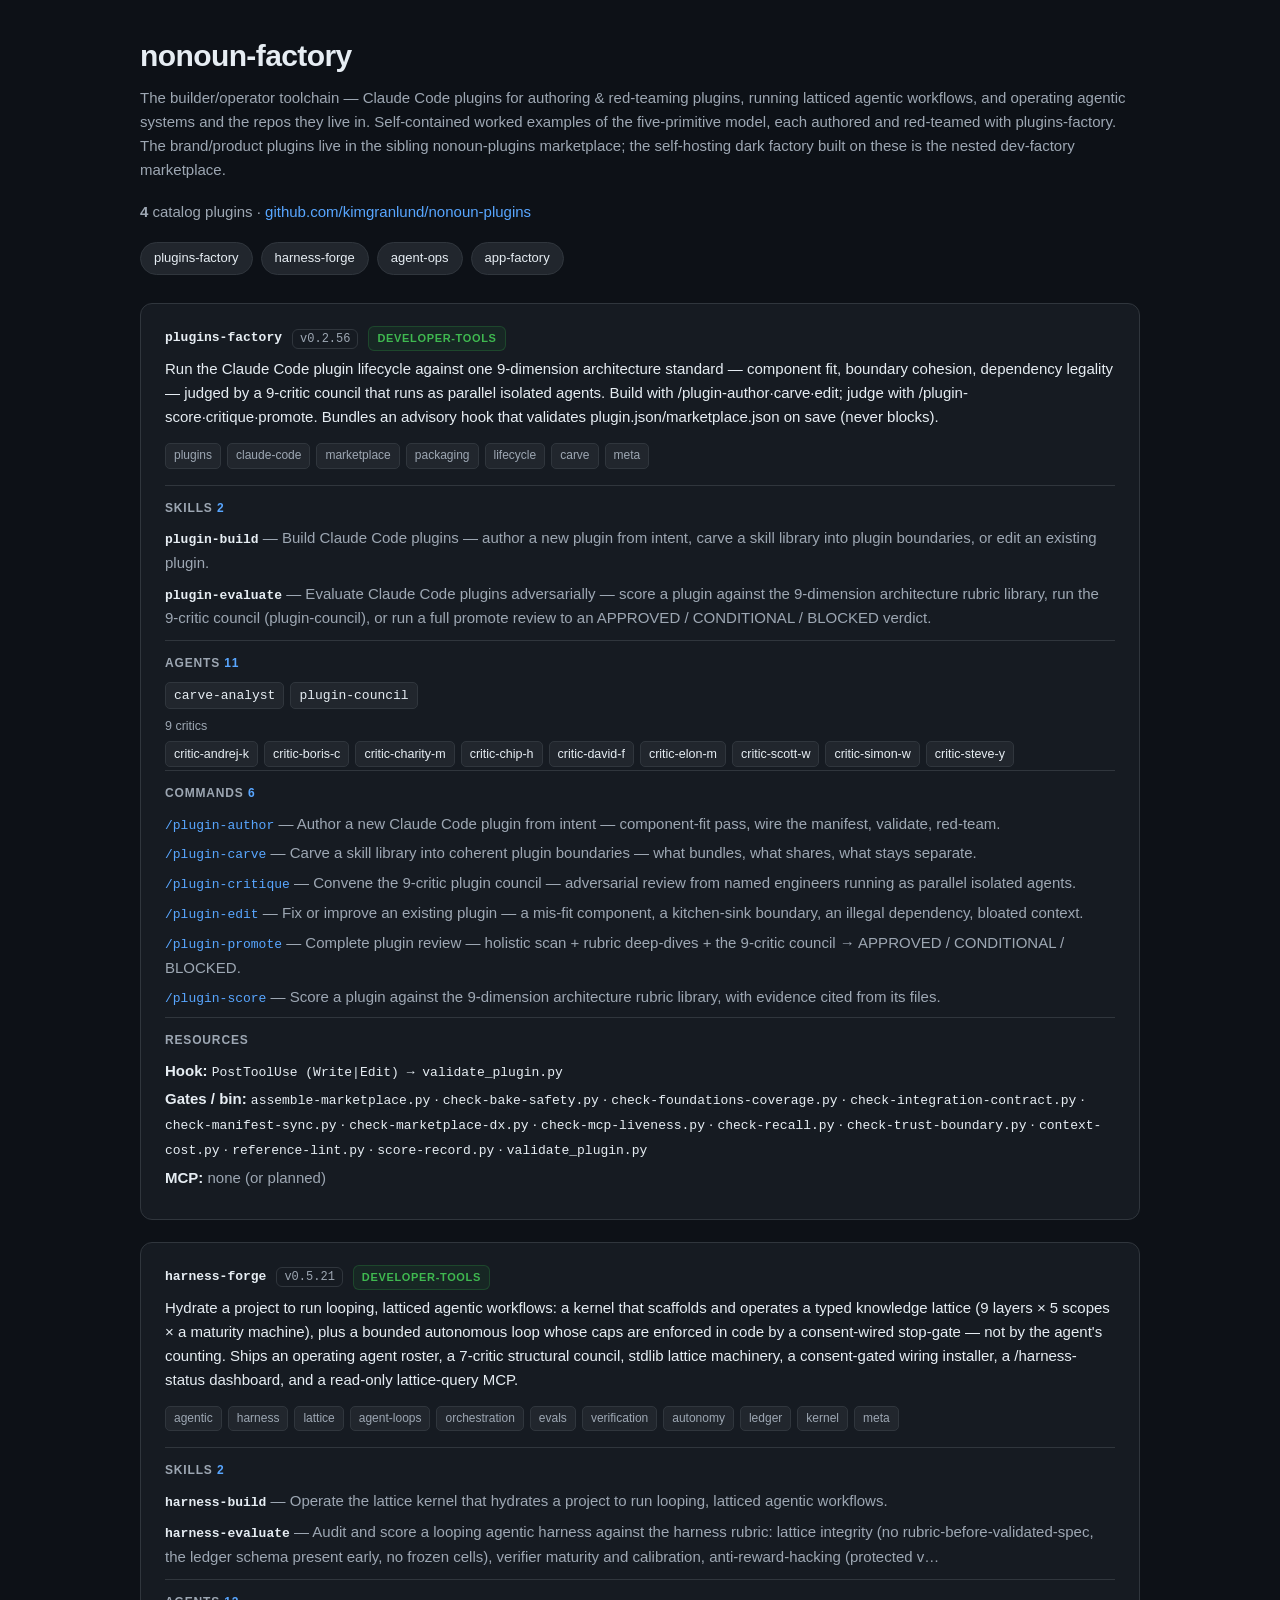
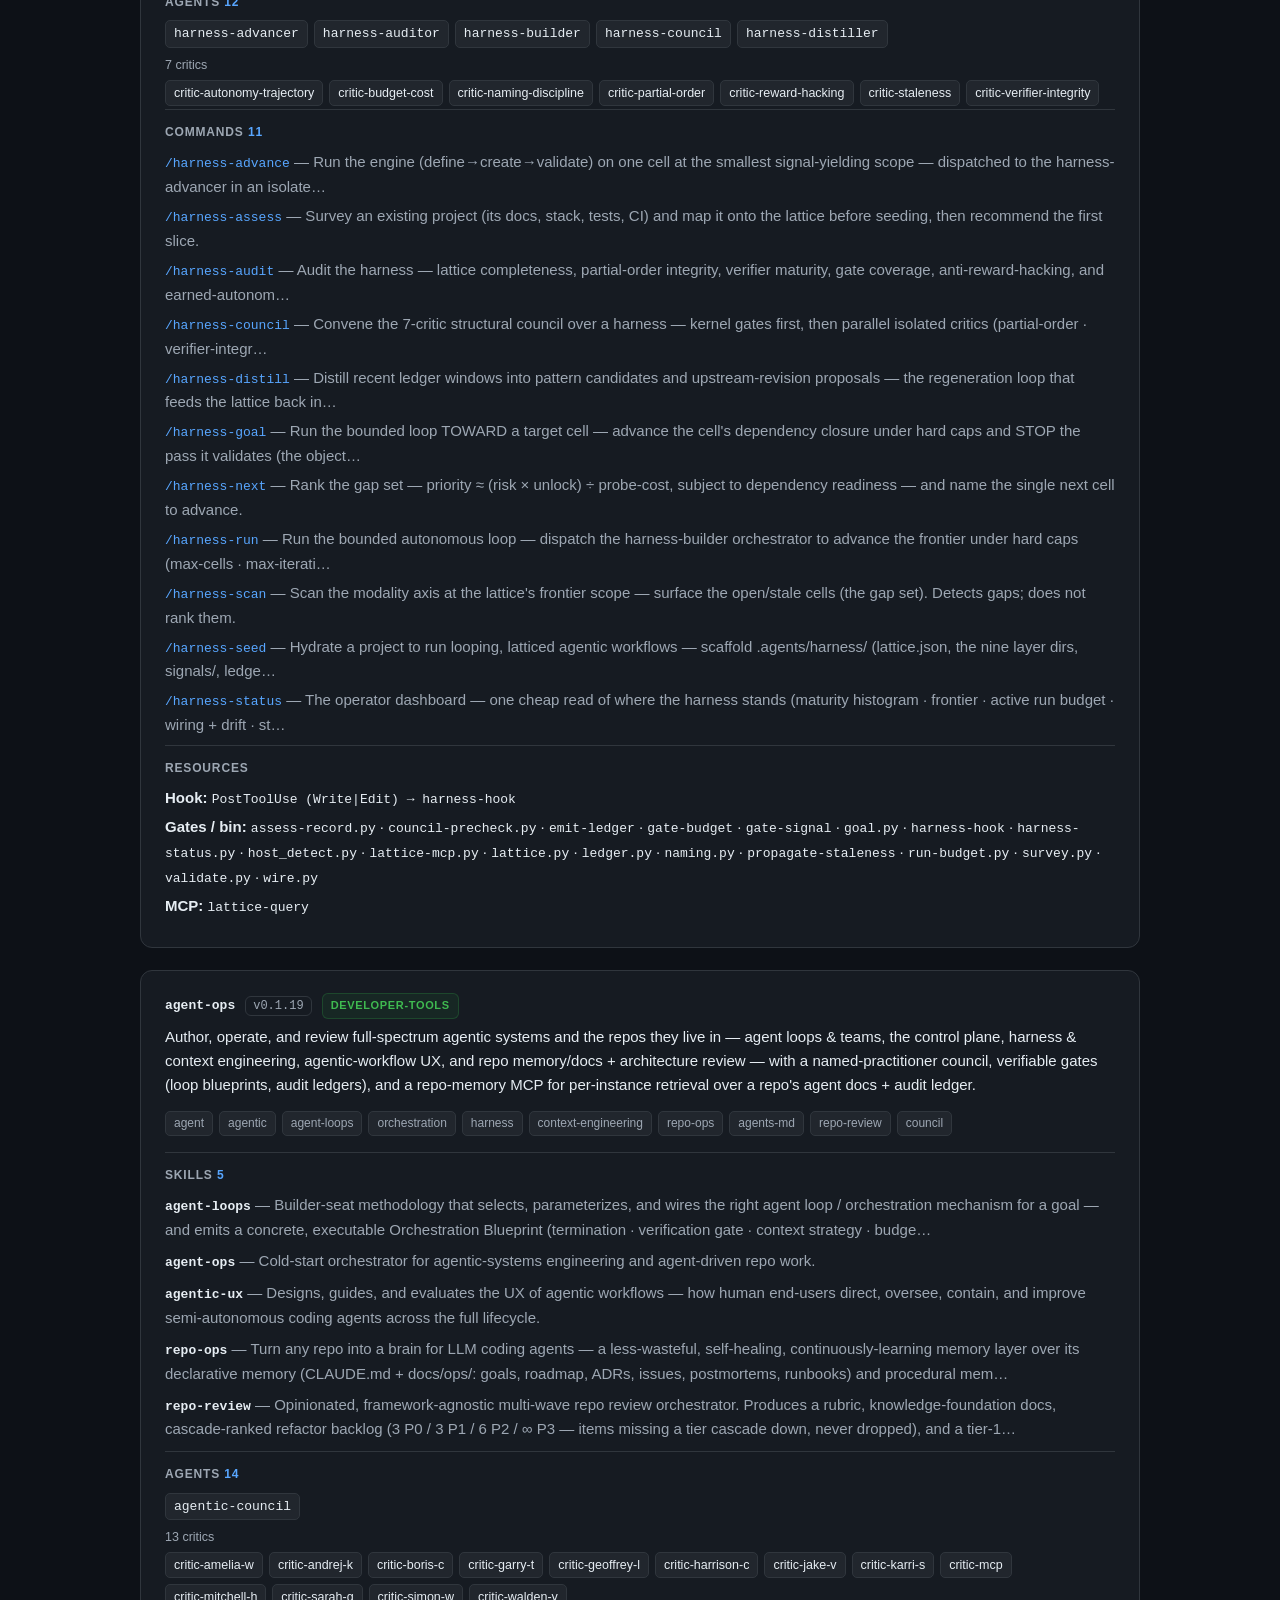
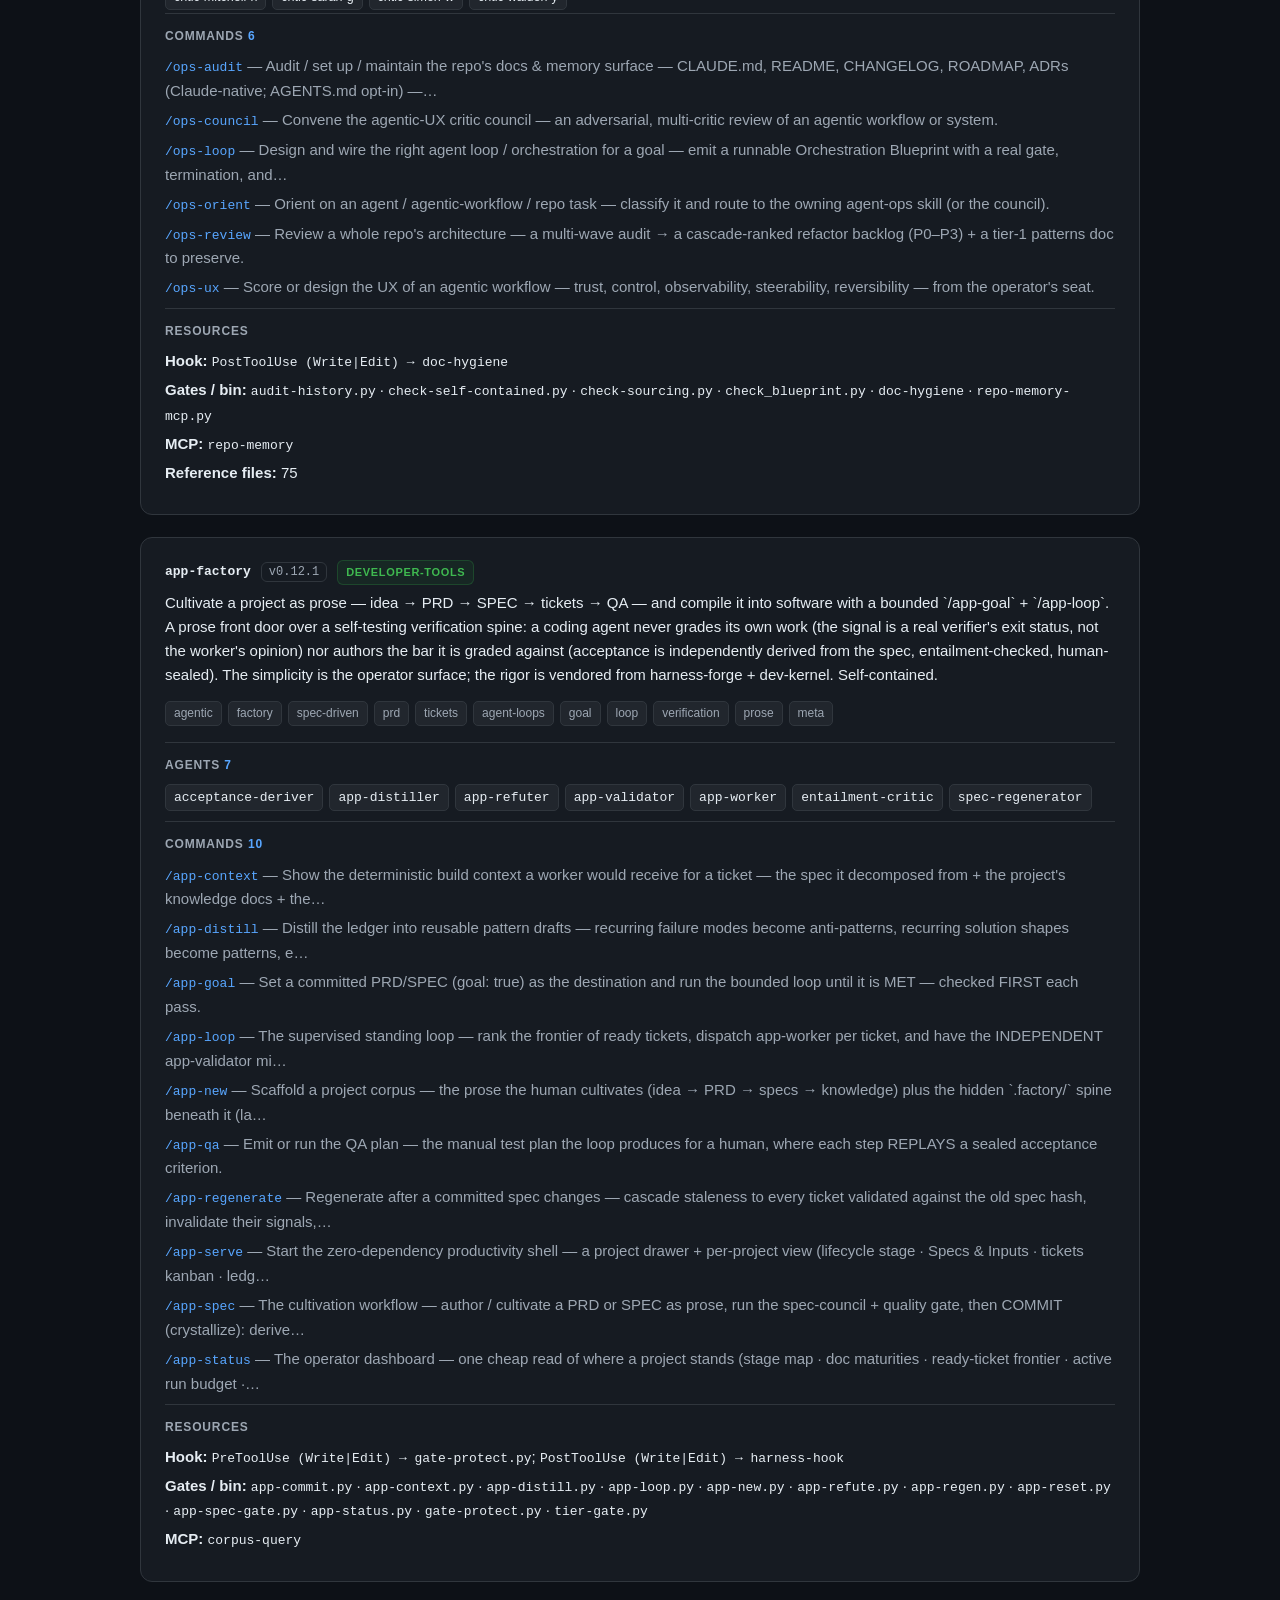
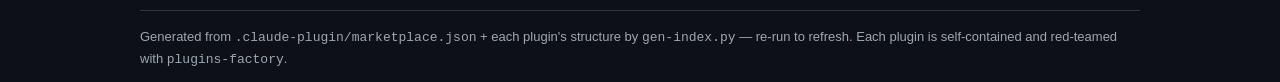
<file: index.html>
<!doctype html>
<html lang="en"><head><meta charset="utf-8">
<meta name="viewport" content="width=device-width,initial-scale=1">
<title>nonoun-factory — catalog</title>
<style>
:root{--bg:#0d1117;--card:#161b22;--bd:#30363d;--fg:#e6edf3;--mut:#9da7b3;--acc:#58a6ff;--chip:#21262d}
*{box-sizing:border-box}
body{margin:0;background:var(--bg);color:var(--fg);font:15px/1.6 -apple-system,BlinkMacSystemFont,"Segoe UI",Helvetica,Arial,sans-serif}
a{color:var(--acc);text-decoration:none}a:hover{text-decoration:underline}
.wrap{max-width:1040px;margin:0 auto;padding:32px 20px 64px}
header h1{margin:0 0 6px;font-size:30px;letter-spacing:-.02em}
header .sub{color:var(--mut);margin:0 0 18px}
nav{display:flex;flex-wrap:wrap;gap:8px;margin:0 0 28px}
nav a{background:var(--chip);border:1px solid var(--bd);border-radius:20px;padding:5px 13px;font-size:13px;color:var(--fg)}
nav a:hover{border-color:var(--acc);text-decoration:none}
.card{background:var(--card);border:1px solid var(--bd);border-radius:12px;padding:22px 24px;margin:0 0 22px;scroll-margin-top:16px}
.card h2{margin:0 0 4px;font-size:22px;display:flex;align-items:center;gap:10px;flex-wrap:wrap}
.ver{font:12px/1 ui-monospace,monospace;color:var(--mut);border:1px solid var(--bd);border-radius:6px;padding:3px 7px}
.cat{font-size:11px;text-transform:uppercase;letter-spacing:.06em;color:#3fb950;border:1px solid #2ea04344;background:#2ea04318;border-radius:6px;padding:3px 8px}
.desc{color:var(--fg);margin:6px 0 14px}
.chips{display:flex;flex-wrap:wrap;gap:6px;margin:0 0 16px}
.chip{background:var(--chip);border:1px solid var(--bd);border-radius:5px;padding:2px 8px;font-size:12px;color:var(--mut)}
.sec{border-top:1px solid var(--bd);padding:13px 0 3px}
.sec h3{margin:0 0 8px;font-size:12px;text-transform:uppercase;letter-spacing:.07em;color:var(--mut)}
.sec h3 .n{color:var(--acc)}
code,.mono{font-family:ui-monospace,SFMono-Regular,Menlo,monospace;font-size:13px}
.skill{margin:0 0 7px}
.skill b{color:var(--fg)}.skill .d{color:var(--mut)}
.list{display:flex;flex-wrap:wrap;gap:6px}
.list .it{background:var(--chip);border:1px solid var(--bd);border-radius:5px;padding:2px 8px;font-size:12.5px}
.cmd{margin:0 0 5px}.cmd code{color:var(--acc)}.cmd .d{color:var(--mut)}
.muted{color:var(--mut)}
footer{color:var(--mut);font-size:13px;border-top:1px solid var(--bd);margin-top:28px;padding-top:16px}
</style></head><body><div class='wrap'>
<header><h1>nonoun-factory</h1>
<p class='sub'>The builder/operator toolchain — Claude Code plugins for authoring &amp; red-teaming plugins, running latticed agentic workflows, and operating agentic systems and the repos they live in. Self-contained worked examples of the five-primitive model, each authored and red-teamed with plugins-factory. The brand/product plugins live in the sibling nonoun-plugins marketplace; the self-hosting dark factory built on these is the nested dev-factory marketplace.</p>
<p class='sub'><b>4</b> catalog plugins · <a href='https://github.com/kimgranlund/nonoun-plugins'>github.com/kimgranlund/nonoun-plugins</a></p></header>
<nav><a href='#plugins-factory'>plugins-factory</a><a href='#harness-forge'>harness-forge</a><a href='#agent-ops'>agent-ops</a><a href='#app-factory'>app-factory</a></nav>
<section class='card' id='plugins-factory'>
<h2><code>plugins-factory</code> <span class='ver'>v0.2.56</span> <span class='cat'>developer-tools</span></h2>
<p class='desc'>Run the Claude Code plugin lifecycle against one 9-dimension architecture standard — component fit, boundary cohesion, dependency legality — judged by a 9-critic council that runs as parallel isolated agents. Build with /plugin-author·carve·edit; judge with /plugin-score·critique·promote. Bundles an advisory hook that validates plugin.json/marketplace.json on save (never blocks).</p>
<div class='chips'><span class='chip'>plugins</span><span class='chip'>claude-code</span><span class='chip'>marketplace</span><span class='chip'>packaging</span><span class='chip'>lifecycle</span><span class='chip'>carve</span><span class='chip'>meta</span></div>
<div class='sec'><h3>Skills <span class='n'>2</span></h3>
<div class='skill'><b><code>plugin-build</code></b> <span class='d'>— Build Claude Code plugins — author a new plugin from intent, carve a skill library into plugin boundaries, or edit an existing plugin.</span></div>
<div class='skill'><b><code>plugin-evaluate</code></b> <span class='d'>— Evaluate Claude Code plugins adversarially — score a plugin against the 9-dimension architecture rubric library, run the 9-critic council (plugin-council), or run a full promote review to an APPROVED / CONDITIONAL / BLOCKED verdict.</span></div>
</div>
<div class='sec'><h3>Agents <span class='n'>11</span></h3>
<div class='list' style='margin-bottom:7px'><span class='it'><code>carve-analyst</code></span><span class='it'><code>plugin-council</code></span></div>
<div class='muted' style='font-size:12.5px;margin-bottom:5px'>9 critics</div>
<div class='list'><span class='it'>critic-andrej-k</span><span class='it'>critic-boris-c</span><span class='it'>critic-charity-m</span><span class='it'>critic-chip-h</span><span class='it'>critic-david-f</span><span class='it'>critic-elon-m</span><span class='it'>critic-scott-w</span><span class='it'>critic-simon-w</span><span class='it'>critic-steve-y</span></div>
</div>
<div class='sec'><h3>Commands <span class='n'>6</span></h3>
<div class='cmd'><code>/plugin-author</code> <span class='d'>— Author a new Claude Code plugin from intent — component-fit pass, wire the manifest, validate, red-team.</span></div>
<div class='cmd'><code>/plugin-carve</code> <span class='d'>— Carve a skill library into coherent plugin boundaries — what bundles, what shares, what stays separate.</span></div>
<div class='cmd'><code>/plugin-critique</code> <span class='d'>— Convene the 9-critic plugin council — adversarial review from named engineers running as parallel isolated agents.</span></div>
<div class='cmd'><code>/plugin-edit</code> <span class='d'>— Fix or improve an existing plugin — a mis-fit component, a kitchen-sink boundary, an illegal dependency, bloated context.</span></div>
<div class='cmd'><code>/plugin-promote</code> <span class='d'>— Complete plugin review — holistic scan + rubric deep-dives + the 9-critic council → APPROVED / CONDITIONAL / BLOCKED.</span></div>
<div class='cmd'><code>/plugin-score</code> <span class='d'>— Score a plugin against the 9-dimension architecture rubric library, with evidence cited from its files.</span></div>
</div>
<div class='sec'><h3>Resources</h3><div style='margin-bottom:4px'><b>Hook:</b> <code>PostToolUse (Write|Edit) → validate_plugin.py</code></div><div style='margin-bottom:4px'><b>Gates / bin:</b> <code>assemble-marketplace.py</code> · <code>check-bake-safety.py</code> · <code>check-foundations-coverage.py</code> · <code>check-integration-contract.py</code> · <code>check-manifest-sync.py</code> · <code>check-marketplace-dx.py</code> · <code>check-mcp-liveness.py</code> · <code>check-recall.py</code> · <code>check-trust-boundary.py</code> · <code>context-cost.py</code> · <code>reference-lint.py</code> · <code>score-record.py</code> · <code>validate_plugin.py</code></div><div style='margin-bottom:4px'><b>MCP:</b> <span class='muted'>none (or planned)</span></div></div>
</section>
<section class='card' id='harness-forge'>
<h2><code>harness-forge</code> <span class='ver'>v0.5.21</span> <span class='cat'>developer-tools</span></h2>
<p class='desc'>Hydrate a project to run looping, latticed agentic workflows: a kernel that scaffolds and operates a typed knowledge lattice (9 layers × 5 scopes × a maturity machine), plus a bounded autonomous loop whose caps are enforced in code by a consent-wired stop-gate — not by the agent&#x27;s counting. Ships an operating agent roster, a 7-critic structural council, stdlib lattice machinery, a consent-gated wiring installer, a /harness-status dashboard, and a read-only lattice-query MCP.</p>
<div class='chips'><span class='chip'>agentic</span><span class='chip'>harness</span><span class='chip'>lattice</span><span class='chip'>agent-loops</span><span class='chip'>orchestration</span><span class='chip'>evals</span><span class='chip'>verification</span><span class='chip'>autonomy</span><span class='chip'>ledger</span><span class='chip'>kernel</span><span class='chip'>meta</span></div>
<div class='sec'><h3>Skills <span class='n'>2</span></h3>
<div class='skill'><b><code>harness-build</code></b> <span class='d'>— Operate the lattice kernel that hydrates a project to run looping, latticed agentic workflows.</span></div>
<div class='skill'><b><code>harness-evaluate</code></b> <span class='d'>— Audit and score a looping agentic harness against the harness rubric: lattice integrity (no rubric-before-validated-spec, the ledger schema present early, no frozen cells), verifier maturity and calibration, anti-reward-hacking (protected v…</span></div>
</div>
<div class='sec'><h3>Agents <span class='n'>12</span></h3>
<div class='list' style='margin-bottom:7px'><span class='it'><code>harness-advancer</code></span><span class='it'><code>harness-auditor</code></span><span class='it'><code>harness-builder</code></span><span class='it'><code>harness-council</code></span><span class='it'><code>harness-distiller</code></span></div>
<div class='muted' style='font-size:12.5px;margin-bottom:5px'>7 critics</div>
<div class='list'><span class='it'>critic-autonomy-trajectory</span><span class='it'>critic-budget-cost</span><span class='it'>critic-naming-discipline</span><span class='it'>critic-partial-order</span><span class='it'>critic-reward-hacking</span><span class='it'>critic-staleness</span><span class='it'>critic-verifier-integrity</span></div>
</div>
<div class='sec'><h3>Commands <span class='n'>11</span></h3>
<div class='cmd'><code>/harness-advance</code> <span class='d'>— Run the engine (define→create→validate) on one cell at the smallest signal-yielding scope — dispatched to the harness-advancer in an isolate…</span></div>
<div class='cmd'><code>/harness-assess</code> <span class='d'>— Survey an existing project (its docs, stack, tests, CI) and map it onto the lattice before seeding, then recommend the first slice.</span></div>
<div class='cmd'><code>/harness-audit</code> <span class='d'>— Audit the harness — lattice completeness, partial-order integrity, verifier maturity, gate coverage, anti-reward-hacking, and earned-autonom…</span></div>
<div class='cmd'><code>/harness-council</code> <span class='d'>— Convene the 7-critic structural council over a harness — kernel gates first, then parallel isolated critics (partial-order · verifier-integr…</span></div>
<div class='cmd'><code>/harness-distill</code> <span class='d'>— Distill recent ledger windows into pattern candidates and upstream-revision proposals — the regeneration loop that feeds the lattice back in…</span></div>
<div class='cmd'><code>/harness-goal</code> <span class='d'>— Run the bounded loop TOWARD a target cell — advance the cell&#x27;s dependency closure under hard caps and STOP the pass it validates (the object…</span></div>
<div class='cmd'><code>/harness-next</code> <span class='d'>— Rank the gap set — priority ≈ (risk × unlock) ÷ probe-cost, subject to dependency readiness — and name the single next cell to advance.</span></div>
<div class='cmd'><code>/harness-run</code> <span class='d'>— Run the bounded autonomous loop — dispatch the harness-builder orchestrator to advance the frontier under hard caps (max-cells · max-iterati…</span></div>
<div class='cmd'><code>/harness-scan</code> <span class='d'>— Scan the modality axis at the lattice&#x27;s frontier scope — surface the open/stale cells (the gap set). Detects gaps; does not rank them.</span></div>
<div class='cmd'><code>/harness-seed</code> <span class='d'>— Hydrate a project to run looping, latticed agentic workflows — scaffold .agents/harness/ (lattice.json, the nine layer dirs, signals/, ledge…</span></div>
<div class='cmd'><code>/harness-status</code> <span class='d'>— The operator dashboard — one cheap read of where the harness stands (maturity histogram · frontier · active run budget · wiring + drift · st…</span></div>
</div>
<div class='sec'><h3>Resources</h3><div style='margin-bottom:4px'><b>Hook:</b> <code>PostToolUse (Write|Edit) → harness-hook</code></div><div style='margin-bottom:4px'><b>Gates / bin:</b> <code>assess-record.py</code> · <code>council-precheck.py</code> · <code>emit-ledger</code> · <code>gate-budget</code> · <code>gate-signal</code> · <code>goal.py</code> · <code>harness-hook</code> · <code>harness-status.py</code> · <code>host_detect.py</code> · <code>lattice-mcp.py</code> · <code>lattice.py</code> · <code>ledger.py</code> · <code>naming.py</code> · <code>propagate-staleness</code> · <code>run-budget.py</code> · <code>survey.py</code> · <code>validate.py</code> · <code>wire.py</code></div><div style='margin-bottom:4px'><b>MCP:</b> <code>lattice-query</code></div></div>
</section>
<section class='card' id='agent-ops'>
<h2><code>agent-ops</code> <span class='ver'>v0.1.19</span> <span class='cat'>developer-tools</span></h2>
<p class='desc'>Author, operate, and review full-spectrum agentic systems and the repos they live in — agent loops &amp; teams, the control plane, harness &amp; context engineering, agentic-workflow UX, and repo memory/docs + architecture review — with a named-practitioner council, verifiable gates (loop blueprints, audit ledgers), and a repo-memory MCP for per-instance retrieval over a repo&#x27;s agent docs + audit ledger.</p>
<div class='chips'><span class='chip'>agent</span><span class='chip'>agentic</span><span class='chip'>agent-loops</span><span class='chip'>orchestration</span><span class='chip'>harness</span><span class='chip'>context-engineering</span><span class='chip'>repo-ops</span><span class='chip'>agents-md</span><span class='chip'>repo-review</span><span class='chip'>council</span></div>
<div class='sec'><h3>Skills <span class='n'>5</span></h3>
<div class='skill'><b><code>agent-loops</code></b> <span class='d'>— Builder-seat methodology that selects, parameterizes, and wires the right agent loop / orchestration mechanism for a goal — and emits a concrete, executable Orchestration Blueprint (termination · verification gate · context strategy · budge…</span></div>
<div class='skill'><b><code>agent-ops</code></b> <span class='d'>— Cold-start orchestrator for agentic-systems engineering and agent-driven repo work.</span></div>
<div class='skill'><b><code>agentic-ux</code></b> <span class='d'>— Designs, guides, and evaluates the UX of agentic workflows — how human end-users direct, oversee, contain, and improve semi-autonomous coding agents across the full lifecycle.</span></div>
<div class='skill'><b><code>repo-ops</code></b> <span class='d'>— Turn any repo into a brain for LLM coding agents — a less-wasteful, self-healing, continuously-learning memory layer over its declarative memory (CLAUDE.md + docs/ops/: goals, roadmap, ADRs, issues, postmortems, runbooks) and procedural mem…</span></div>
<div class='skill'><b><code>repo-review</code></b> <span class='d'>— Opinionated, framework-agnostic multi-wave repo review orchestrator. Produces a rubric, knowledge-foundation docs, cascade-ranked refactor backlog (3 P0 / 3 P1 / 6 P2 / ∞ P3 — items missing a tier cascade down, never dropped), and a tier-1…</span></div>
</div>
<div class='sec'><h3>Agents <span class='n'>14</span></h3>
<div class='list' style='margin-bottom:7px'><span class='it'><code>agentic-council</code></span></div>
<div class='muted' style='font-size:12.5px;margin-bottom:5px'>13 critics</div>
<div class='list'><span class='it'>critic-amelia-w</span><span class='it'>critic-andrej-k</span><span class='it'>critic-boris-c</span><span class='it'>critic-garry-t</span><span class='it'>critic-geoffrey-l</span><span class='it'>critic-harrison-c</span><span class='it'>critic-jake-v</span><span class='it'>critic-karri-s</span><span class='it'>critic-mcp</span><span class='it'>critic-mitchell-h</span><span class='it'>critic-sarah-g</span><span class='it'>critic-simon-w</span><span class='it'>critic-walden-y</span></div>
</div>
<div class='sec'><h3>Commands <span class='n'>6</span></h3>
<div class='cmd'><code>/ops-audit</code> <span class='d'>— Audit / set up / maintain the repo&#x27;s docs &amp; memory surface — CLAUDE.md, README, CHANGELOG, ROADMAP, ADRs (Claude-native; AGENTS.md opt-in) —…</span></div>
<div class='cmd'><code>/ops-council</code> <span class='d'>— Convene the agentic-UX critic council — an adversarial, multi-critic review of an agentic workflow or system.</span></div>
<div class='cmd'><code>/ops-loop</code> <span class='d'>— Design and wire the right agent loop / orchestration for a goal — emit a runnable Orchestration Blueprint with a real gate, termination, and…</span></div>
<div class='cmd'><code>/ops-orient</code> <span class='d'>— Orient on an agent / agentic-workflow / repo task — classify it and route to the owning agent-ops skill (or the council).</span></div>
<div class='cmd'><code>/ops-review</code> <span class='d'>— Review a whole repo&#x27;s architecture — a multi-wave audit → a cascade-ranked refactor backlog (P0–P3) + a tier-1 patterns doc to preserve.</span></div>
<div class='cmd'><code>/ops-ux</code> <span class='d'>— Score or design the UX of an agentic workflow — trust, control, observability, steerability, reversibility — from the operator&#x27;s seat.</span></div>
</div>
<div class='sec'><h3>Resources</h3><div style='margin-bottom:4px'><b>Hook:</b> <code>PostToolUse (Write|Edit) → doc-hygiene</code></div><div style='margin-bottom:4px'><b>Gates / bin:</b> <code>audit-history.py</code> · <code>check-self-contained.py</code> · <code>check-sourcing.py</code> · <code>check_blueprint.py</code> · <code>doc-hygiene</code> · <code>repo-memory-mcp.py</code></div><div style='margin-bottom:4px'><b>MCP:</b> <code>repo-memory</code></div><div style='margin-bottom:4px'><b>Reference files:</b> 75</div></div>
</section>
<section class='card' id='app-factory'>
<h2><code>app-factory</code> <span class='ver'>v0.12.1</span> <span class='cat'>developer-tools</span></h2>
<p class='desc'>Cultivate a project as prose — idea → PRD → SPEC → tickets → QA — and compile it into software with a bounded `/app-goal` + `/app-loop`. A prose front door over a self-testing verification spine: a coding agent never grades its own work (the signal is a real verifier&#x27;s exit status, not the worker&#x27;s opinion) nor authors the bar it is graded against (acceptance is independently derived from the spec, entailment-checked, human-sealed). The simplicity is the operator surface; the rigor is vendored from harness-forge + dev-kernel. Self-contained.</p>
<div class='chips'><span class='chip'>agentic</span><span class='chip'>factory</span><span class='chip'>spec-driven</span><span class='chip'>prd</span><span class='chip'>tickets</span><span class='chip'>agent-loops</span><span class='chip'>goal</span><span class='chip'>loop</span><span class='chip'>verification</span><span class='chip'>prose</span><span class='chip'>meta</span></div>
<div class='sec'><h3>Agents <span class='n'>7</span></h3>
<div class='list' style='margin-bottom:7px'><span class='it'><code>acceptance-deriver</code></span><span class='it'><code>app-distiller</code></span><span class='it'><code>app-refuter</code></span><span class='it'><code>app-validator</code></span><span class='it'><code>app-worker</code></span><span class='it'><code>entailment-critic</code></span><span class='it'><code>spec-regenerator</code></span></div>
</div>
<div class='sec'><h3>Commands <span class='n'>10</span></h3>
<div class='cmd'><code>/app-context</code> <span class='d'>— Show the deterministic build context a worker would receive for a ticket — the spec it decomposed from + the project&#x27;s knowledge docs + the…</span></div>
<div class='cmd'><code>/app-distill</code> <span class='d'>— Distill the ledger into reusable pattern drafts — recurring failure modes become anti-patterns, recurring solution shapes become patterns, e…</span></div>
<div class='cmd'><code>/app-goal</code> <span class='d'>— Set a committed PRD/SPEC (goal: true) as the destination and run the bounded loop until it is MET — checked FIRST each pass.</span></div>
<div class='cmd'><code>/app-loop</code> <span class='d'>— The supervised standing loop — rank the frontier of ready tickets, dispatch app-worker per ticket, and have the INDEPENDENT app-validator mi…</span></div>
<div class='cmd'><code>/app-new</code> <span class='d'>— Scaffold a project corpus — the prose the human cultivates (idea → PRD → specs → knowledge) plus the hidden `.factory/` spine beneath it (la…</span></div>
<div class='cmd'><code>/app-qa</code> <span class='d'>— Emit or run the QA plan — the manual test plan the loop produces for a human, where each step REPLAYS a sealed acceptance criterion.</span></div>
<div class='cmd'><code>/app-regenerate</code> <span class='d'>— Regenerate after a committed spec changes — cascade staleness to every ticket validated against the old spec hash, invalidate their signals,…</span></div>
<div class='cmd'><code>/app-serve</code> <span class='d'>— Start the zero-dependency productivity shell — a project drawer + per-project view (lifecycle stage · Specs &amp; Inputs · tickets kanban · ledg…</span></div>
<div class='cmd'><code>/app-spec</code> <span class='d'>— The cultivation workflow — author / cultivate a PRD or SPEC as prose, run the spec-council + quality gate, then COMMIT (crystallize): derive…</span></div>
<div class='cmd'><code>/app-status</code> <span class='d'>— The operator dashboard — one cheap read of where a project stands (stage map · doc maturities · ready-ticket frontier · active run budget ·…</span></div>
</div>
<div class='sec'><h3>Resources</h3><div style='margin-bottom:4px'><b>Hook:</b> <code>PreToolUse (Write|Edit) → gate-protect.py</code>; <code>PostToolUse (Write|Edit) → harness-hook</code></div><div style='margin-bottom:4px'><b>Gates / bin:</b> <code>app-commit.py</code> · <code>app-context.py</code> · <code>app-distill.py</code> · <code>app-loop.py</code> · <code>app-new.py</code> · <code>app-refute.py</code> · <code>app-regen.py</code> · <code>app-reset.py</code> · <code>app-spec-gate.py</code> · <code>app-status.py</code> · <code>gate-protect.py</code> · <code>tier-gate.py</code></div><div style='margin-bottom:4px'><b>MCP:</b> <code>corpus-query</code></div></div>
</section>
<footer>Generated from <code>.claude-plugin/marketplace.json</code> + each plugin's structure by <code>gen-index.py</code> — re-run to refresh. Each plugin is self-contained and red-teamed with <code>plugins-factory</code>.</footer>
</div></body></html>
</file>
